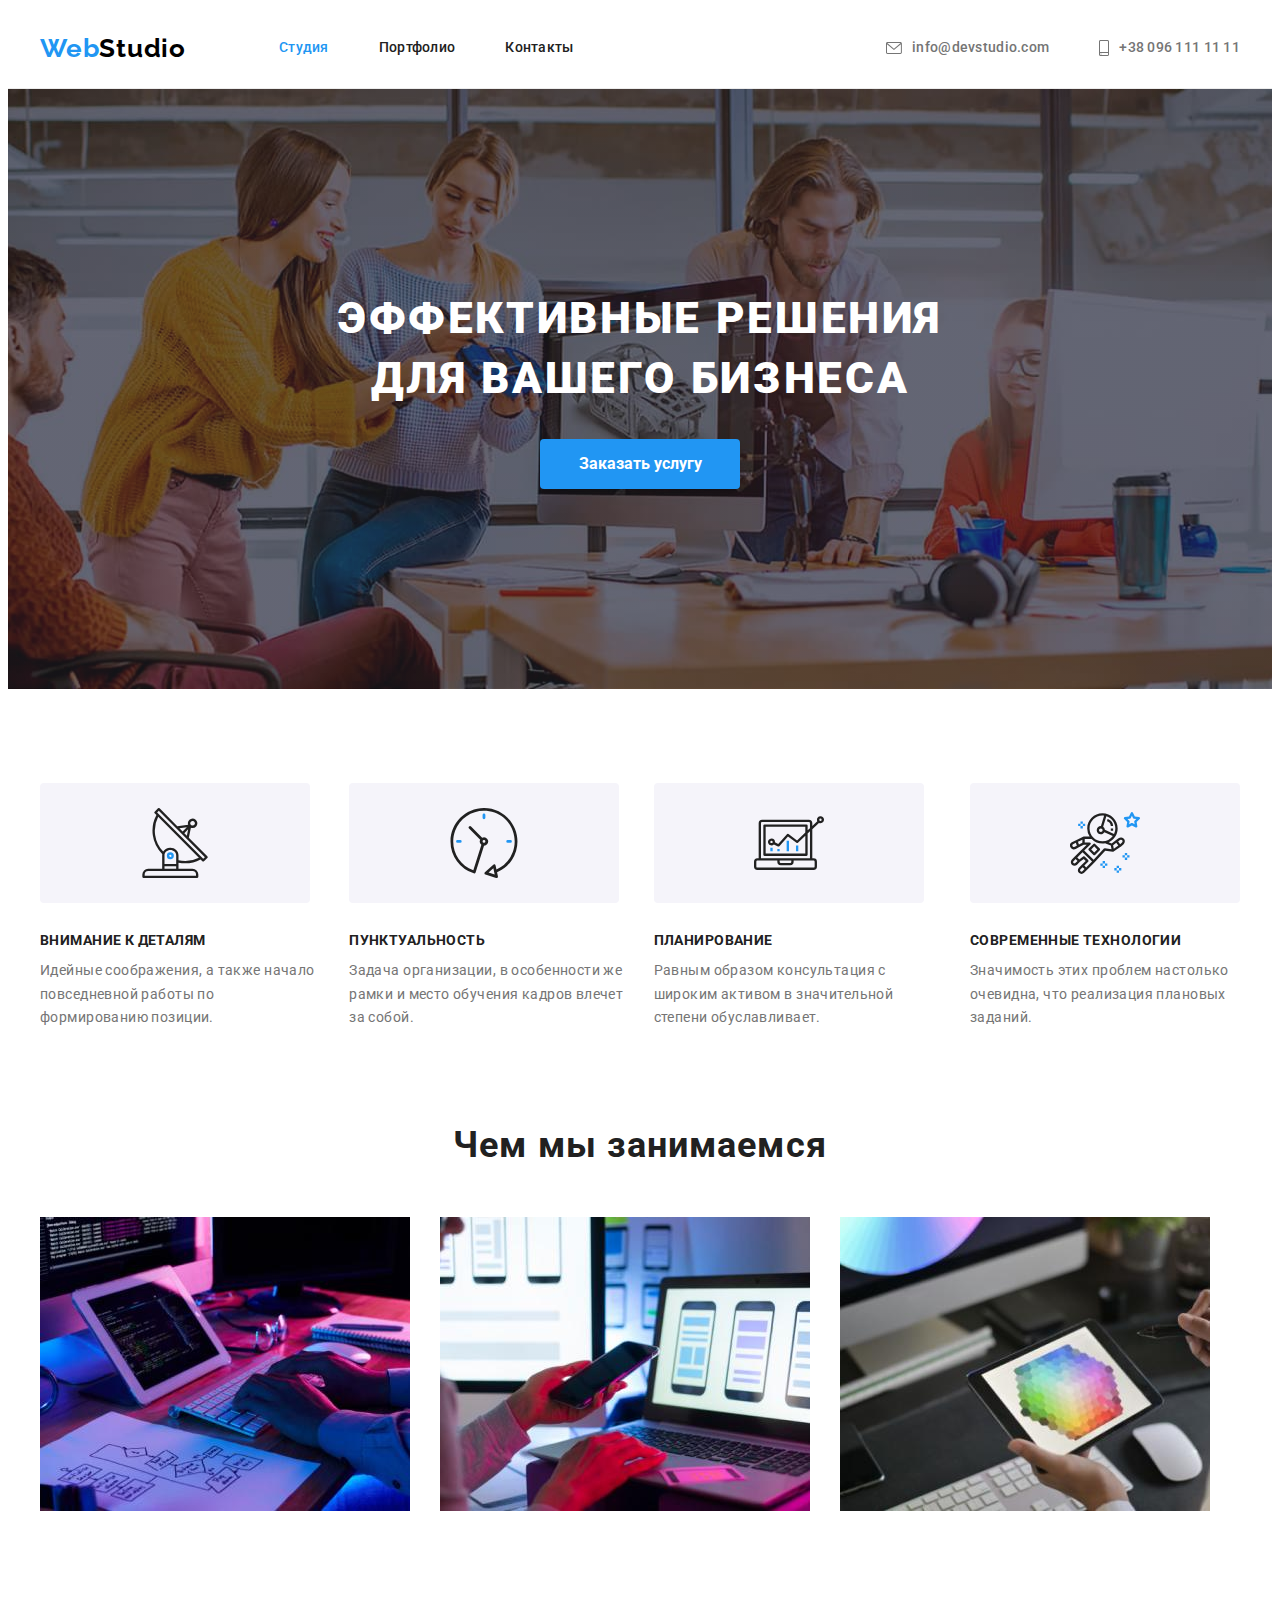
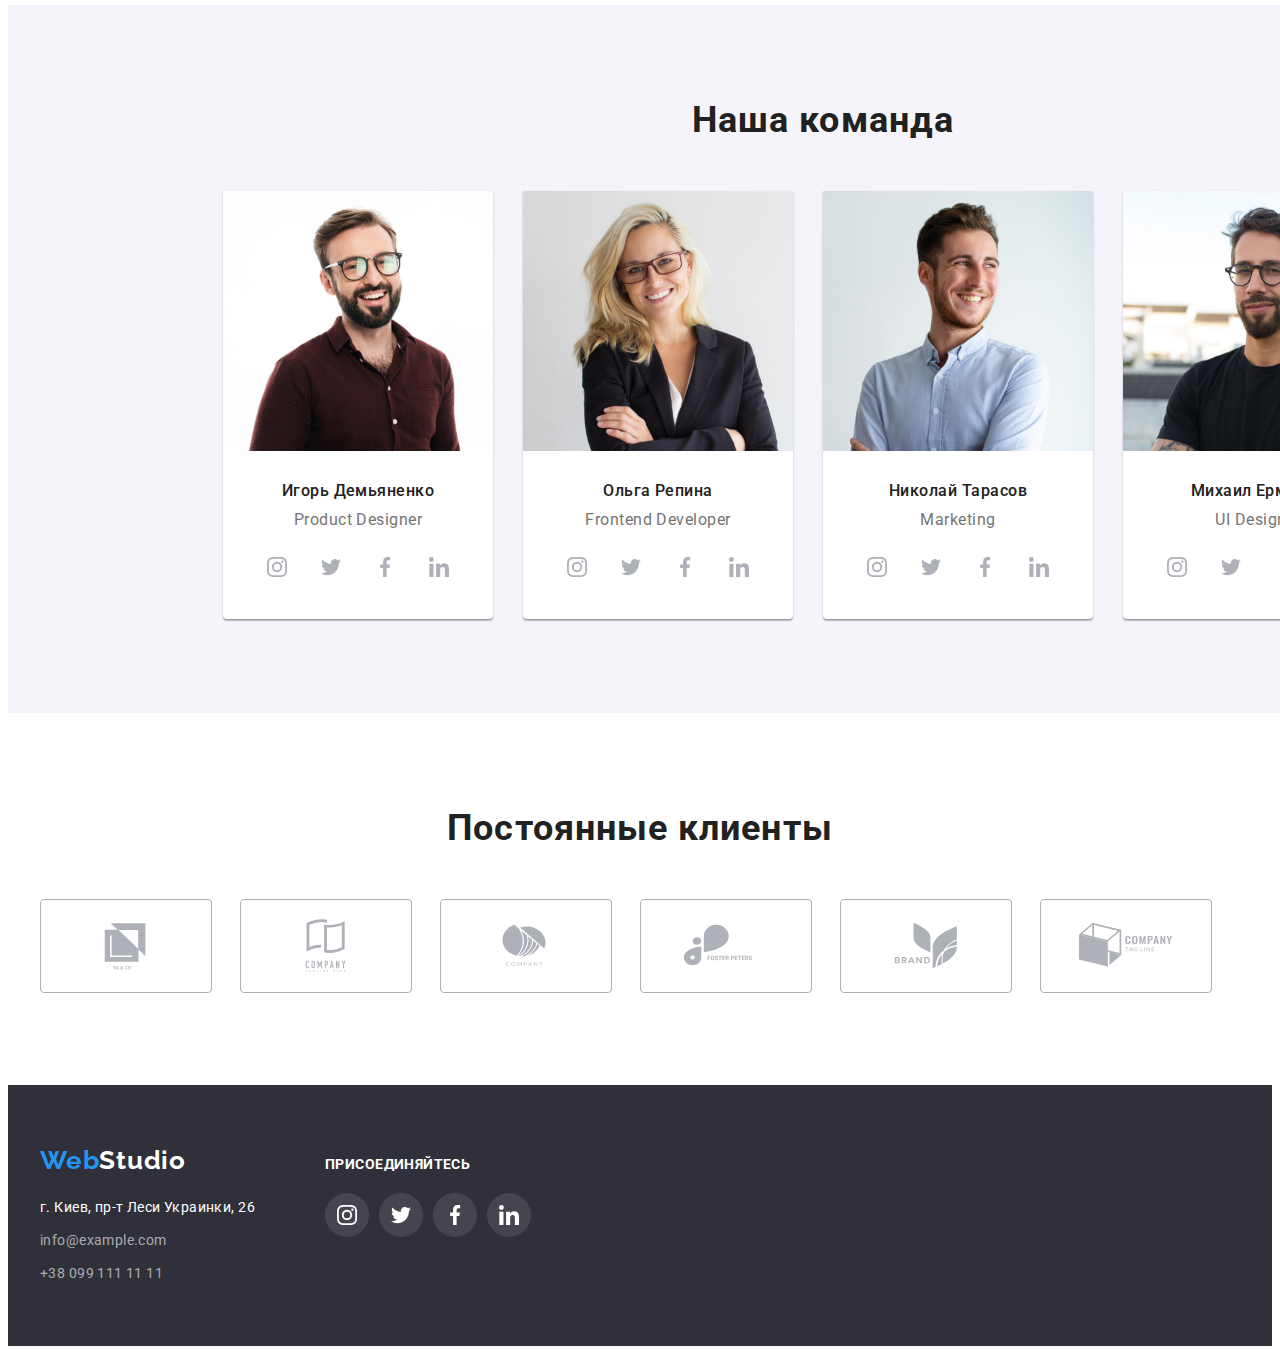
<file: index.html>
<!DOCTYPE html>
<html lang="ru">
<head>
    <meta charset="UTF-8">
    <meta http-equiv="X-UA-Compatible" content="IE=edge">
    <meta name="viewport" content="width=, initial-scale=1.0">
    <title>index</title>
    <link rel="preconnect" href="https://fonts.googleapis.com">
<link rel="preconnect" href="https://fonts.gstatic.com" crossorigin>
<link href="https://fonts.googleapis.com/css2?family=Raleway:wght@700&family=Roboto:wght@400;500;700;900&display=swap" rel="stylesheet">
<link rel="stylesheet" href="https://cdnjs.cloudflare.com/ajax/libs/modern-normalize/1.1.0/modern-normalize.min.css"        integrity="sha512-wpPYUAdjBVSE4KJnH1VR1HeZfpl1ub8YT/NKx4PuQ5NmX2tKuGu6U/JRp5y+Y8XG2tV+wKQpNHVUX03MfMFn9Q=="        crossorigin="anonymous" referrerpolicy="no-referrer" />  
<link rel="stylesheet" href="./css/style.css">
</head>
<body>
    <header class="header">
        <div class="container header-container"> 
        <nav class="header-nav">
             <a class="logo" lang="en" href="./index.html"><span class="logo-part">Web</span>Studio</a>
            <ul class="header-list">
                <li class="header-item"> <a href=""class="header-link current">Студия</a></li>
                <li class="header-item"> <a href="./portfolio.html"class="header-link">Портфолио</a></li>
                <li class="header-item"> <a href=""class="header-link">Контакты</a></li>
            </ul>
            </nav>
            <ul class="contact-list">
                <li class="contanct-item"> <a href="mailto:info@devstudio.com"class="header-tel-link">info@devstudio.com
                    <svg class="envelope">
                        <use href="./images/icons.svg#icon-envelope"></use>
                    </svg>
                </a></li>
                <li class="contanct-item"><a href="tel:+380961111111"class="header-tel-link">+38 096 111 11 11
                    <svg class="smartphone">
                        <use href="./images/icons.svg#icon-smartphone"></use>
                    </svg>
                </a></li>
            </ul>
            </div>
        
         </header>
    
    <main>
        <!-- Шапка -->
      
   
        <section class="hero">
            <div class="container">
        <h1 class="hero-title">Эффективные решения для вашего бизнеса</h1>
        <button type="button" class="button">Заказать услугу</button>
        </div>
    </section>

    <!-- Наши преимущества -->

    <section class="section">
        <div class="container">
        <h2 class="benefits-title visually-hidden">Наши преимущества</h2>
        <ul class="benefits-list">
            <li class="benefits-item"> 
                <a href="" class="benefits-link"><svg class="benefits-svg">
                <use href="./images/icons.svg#icon-antenna"></use>
            </svg></a>
                 
                <h3 class="benefits-title">Внимание к деталям</h3> 
                <p class="benefits-text">Идейные соображения, а также начало повседневной работы по формированию позиции.</p>
            </li>
            <li class="benefits-item"> 
                  <a href="" class="benefits-link"><svg class="benefits-svg">
                <use href="./images/icons.svg#icon-clock"></use>
            </svg></a>
                <h3 class="benefits-title">Пунктуальность</h3> 
                <p  class="benefits-text">Задача организации, в особенности же рамки и место обучения кадров влечет за собой.</p>
            </li>
            <li class="benefits-item"> 
                  <a href="" class="benefits-link"><svg class="benefits-svg">
                <use href="./images/icons.svg#icon-diagram"></use>
            </svg></a>
                <h3 class="benefits-title">Планирование</h3> 
                <p class="benefits-text">Равным образом консультация с широким активом в значительной степени обуславливает.</p>
            </li>
            <li class="benefits-item"> 
                 <a href="" class="benefits-link"><svg class="benefits-svg">
                <use href="./images/icons.svg#icon-astronaut"></use>
            </svg></a>
                <h3 class="benefits-title">Современные технологии</h3>
                 <p class="benefits-text">Значимость этих проблем настолько очевидна, что реализация плановых заданий.</p>
            </li>
        </ul>
        </div>
    </section>

    <!-- Чем мы занимаемся -->

    <section class="section about-section">
        <div class="container">
        <h2 class="about-title">Чем мы занимаемся</h2>
        <ul class="about-list">
            <li class="about-item"> <img src="./images/about-us.jpg" alt="О нас" width="370"></li>
            <li class="about-item"> <img src="./images/about-us-1.jpg" alt="О нас" width="370"></li>
            <li class="about-item"> <img src="./images/about-us-2.jpg" alt="О нас" width="370"></li>
        </ul>
        </div>

    </section>

    <!-- Наша команда -->
    
    <section class="section person-section">
        <div class="container">
        <h2 class="person-title">Наша команда</h2>
        <ul class="person-list">
            <li class="person-item"> <img src="./images/product-designer.jpg" alt="Product Designer" width="270">
               <div class="person"> <h3 class="person-short-title">Игорь Демьяненко</h3>
                <p class="person-text" lang="en">Product Designer</p> 
            <ul class="person-social-list">

                <li class="social-item">
                    <a href="" class="person-link soc-link">
                        <svg class="person-svg">
                            <use href="./images/icons.svg#icon-instagram">

                            </use>
                        </svg>
                    </a>
                    
                </li>
                <li class="social-item">
                    <a href="" class="person-link soc-link">
                        <svg class="person-svg">
                            <use href="./images/icons.svg#icon-twitter">

                            </use>
                        </svg>
                    </a>
                    
                </li>
                <li class="social-item">
                    <a href="" class="person-link soc-link">
                        <svg class="person-svg">
                            <use href="./images/icons.svg#icon-facebook">

                            </use>
                        </svg>
                    </a>
                    
                </li>
                <li class="social-item">
                    <a href="" class="person-link soc-link">
                        <svg class="person-svg">
                            <use href="./images/icons.svg#icon-linkedin">

                            </use>
                        </svg>
                    </a>
                    
                </li>
                
            </ul></div>
            </li>

            <li class="person-item"> <img src="./images/frontend-developer.jpg" alt="Frontend Developer" width="270"> 
            <div class="person"><h3 class="person-short-title">Ольга Репина</h3> 
            <p class="person-text" lang="en">Frontend Developer</p>
        <ul class="person-social-list">

                <li class="social-item">
                    <a href="" class="person-link soc-link">
                        <svg class="person-svg">
                            <use href="./images/icons.svg#icon-instagram">

                            </use>
                        </svg>
                    </a>
                    
                </li>
                <li class="social-item">
                    <a href="" class="person-link soc-link">
                        <svg class="person-svg">
                            <use href="./images/icons.svg#icon-twitter">

                            </use>
                        </svg>
                    </a>
                    
                </li>
                <li class="social-item">
                    <a href="" class="person-link soc-link">
                        <svg class="person-svg">
                            <use href="./images/icons.svg#icon-facebook">

                            </use>
                        </svg>
                    </a>
                    
                </li>
                <li class="social-item">
                    <a href="" class="person-link soc-link">
                        <svg class="person-svg">
                            <use href="./images/icons.svg#icon-linkedin">

                            </use>
                        </svg>
                    </a>
                    
                </li>
                
            </ul> </div>
        </li>

            <li class="person-item"> <img src="./images/marketing.jpg" alt="Marketing" width="270"> 
            <div class="person"><h3 class="person-short-title">Николай Тарасов</h3> 
            <p class="person-text" lang="en">Marketing</p>
        <ul class="person-social-list">

                <li class="social-item">
                    <a href="" class="person-link soc-link">
                        <svg class="person-svg">
                            <use href="./images/icons.svg#icon-instagram">

                            </use>
                        </svg>
                    </a>
                    
                </li>
                <li class="social-item">
                    <a href="" class="person-link soc-link">
                        <svg class="person-svg">
                            <use href="./images/icons.svg#icon-twitter">

                            </use>
                        </svg>
                    </a>
                    
                </li>
                <li class="social-item">
                    <a href="" class="person-link soc-link">
                        <svg class="person-svg">
                            <use href="./images/icons.svg#icon-facebook">

                            </use>
                        </svg>
                    </a>
                    
                </li>
                <li class="social-item">
                    <a href="" class="person-link soc-link">
                        <svg class="person-svg">
                            <use href="./images/icons.svg#icon-linkedin">

                            </use>
                        </svg>
                    </a>
                    
                </li>
                
            </ul> </div>
        </li>

            <li class="person-item"> <img src="./images/ui-designer.jpg" alt="UI Designer" width="270"> 
            <div class="person"><h3 class="person-short-title">Михаил Ермаков</h3> 
            <p class="person-text" lang="en">UI Designer</p>
        <ul class="person-social-list">

                <li class="social-item">
                    <a href="" class="person-link soc-link">
                        <svg class="person-svg">
                            <use href="./images/icons.svg#icon-instagram">

                            </use>
                        </svg>
                    </a>
                    
                </li>
                <li class="social-item">
                    <a href="" class="person-link soc-link">
                        <svg class="person-svg">
                            <use href="./images/icons.svg#icon-twitter">

                            </use>
                        </svg>
                    </a>
                    
                </li>
                <li class="social-item">
                    <a href="" class="person-link soc-link">
                        <svg class="person-svg">
                            <use href="./images/icons.svg#icon-facebook">

                            </use>
                        </svg>
                    </a>
                    
                </li>
                <li class="social-item">
                    <a href="" class="person-link soc-link">
                        <svg class="person-svg">
                            <use href="./images/icons.svg#icon-linkedin">

                            </use>
                        </svg>
                    </a>
                    
                </li>
                
            </ul> </div>
        </li>
        </ul>
        </div>
    </section>

    <section class="section">
        <div class="container">
            <h1 class="clients">Постоянные клиенты</h1>
            <ul class="clients-item">
                <li class="clients-list">
                    <a href="" class="clients-link">
                        <svg class="clients-svg">
                            <use href="./images/icons.svg#icon-yaco"></use>
                        </svg>
                    </a>
                </li>
                <li class="clients-list">
                    <a href="" class="clients-link">
                        <svg class="clients-svg">
                            <use href="./images/icons.svg#icon-tagline"></use>
                        </svg>
                    </a>
                </li>
                <li class="clients-list">
                    <a href="" class="clients-link">
                        <svg class="clients-svg">
                            <use href="./images/icons.svg#icon-company"></use>
                        </svg>
                    </a>
                </li>
                <li class="clients-list">
                    <a href="" class="clients-link">
                        <svg class="clients-svg">
                            <use href="./images/icons.svg#icon-foster"></use>
                        </svg>
                    </a>
                </li>
                <li class="clients-list">
                    <a href="" class="clients-link">
                        <svg class="clients-svg">
                            <use href="./images/icons.svg#icon-brand"></use>
                        </svg>
                    </a>
                </li>
                <li class="clients-list">
                    <a href="" class="clients-link">
                        <svg class="clients-svg">
                            <use href="./images/icons.svg#icon-tag"></use>
                        </svg>
                    </a>
                </li>
            </ul>
        </div>

    </section>
    
    </main>

    <!-- Подвал -->
    <footer class="futer-container">
        <div class="container footer">
            <div>
        <a  class="footer-logo"lang="en" href="./index.html"><span class="logo-part">Web</span>Studio</a>
        <address>
        <ul class="footer-list">
            <li class="footer-item"><a class="footer-link"  href="https://goo.gl/maps/SvThSGCtMQvm39Th7" target="_blank" rel="noopener noreferrer"class="link"><span class="address-link"> г. Киев, пр-т Леси Украинки, 26 </span></a> </li>
            <li class="footer-item"><a class="footer-link" href="mailto:info@example.com"class="link"> info@example.com</a></li>
            <li class="footer-item"><a class="footer-link" href="tel:+380991111111"class="link">+38 099 111 11 11</a></li>
        </ul>
        </address>
        </div>
        <div class="footer-block">
        <h1 class="footer-title">присоединяйтесь</h1>
        <ul class="footer-soc">
            <li class="social-item">
                    <a href="" class="footer-soc-link soc-link">
                        <svg class="footer-svg">
                            <use href="./images/icons.svg#icon-instagram">

                            </use>
                        </svg>
                    </a>
                    
                </li>
                <li class="social-item">
                    <a href="" class="footer-soc-link soc-link">
                        <svg class="footer-svg">
                            <use href="./images/icons.svg#icon-twitter">

                            </use>
                        </svg>
                    </a>
                    
                </li>
                <li class="social-item">
                    <a href="" class="footer-soc-link soc-link">
                        <svg class="footer-svg">
                            <use href="./images/icons.svg#icon-facebook">

                            </use>
                        </svg>
                    </a>
                    
                </li>
                <li class="social-item">
                    <a href="" class="footer-soc-link soc-link">
                        <svg class="footer-svg">
                            <use href="./images/icons.svg#icon-linkedin">

                            </use>
                        </svg>
                    </a>
                    
                </li>
                
            </ul>
        </div>
    </div>
          
    </footer>
</body>
</html>
</file>
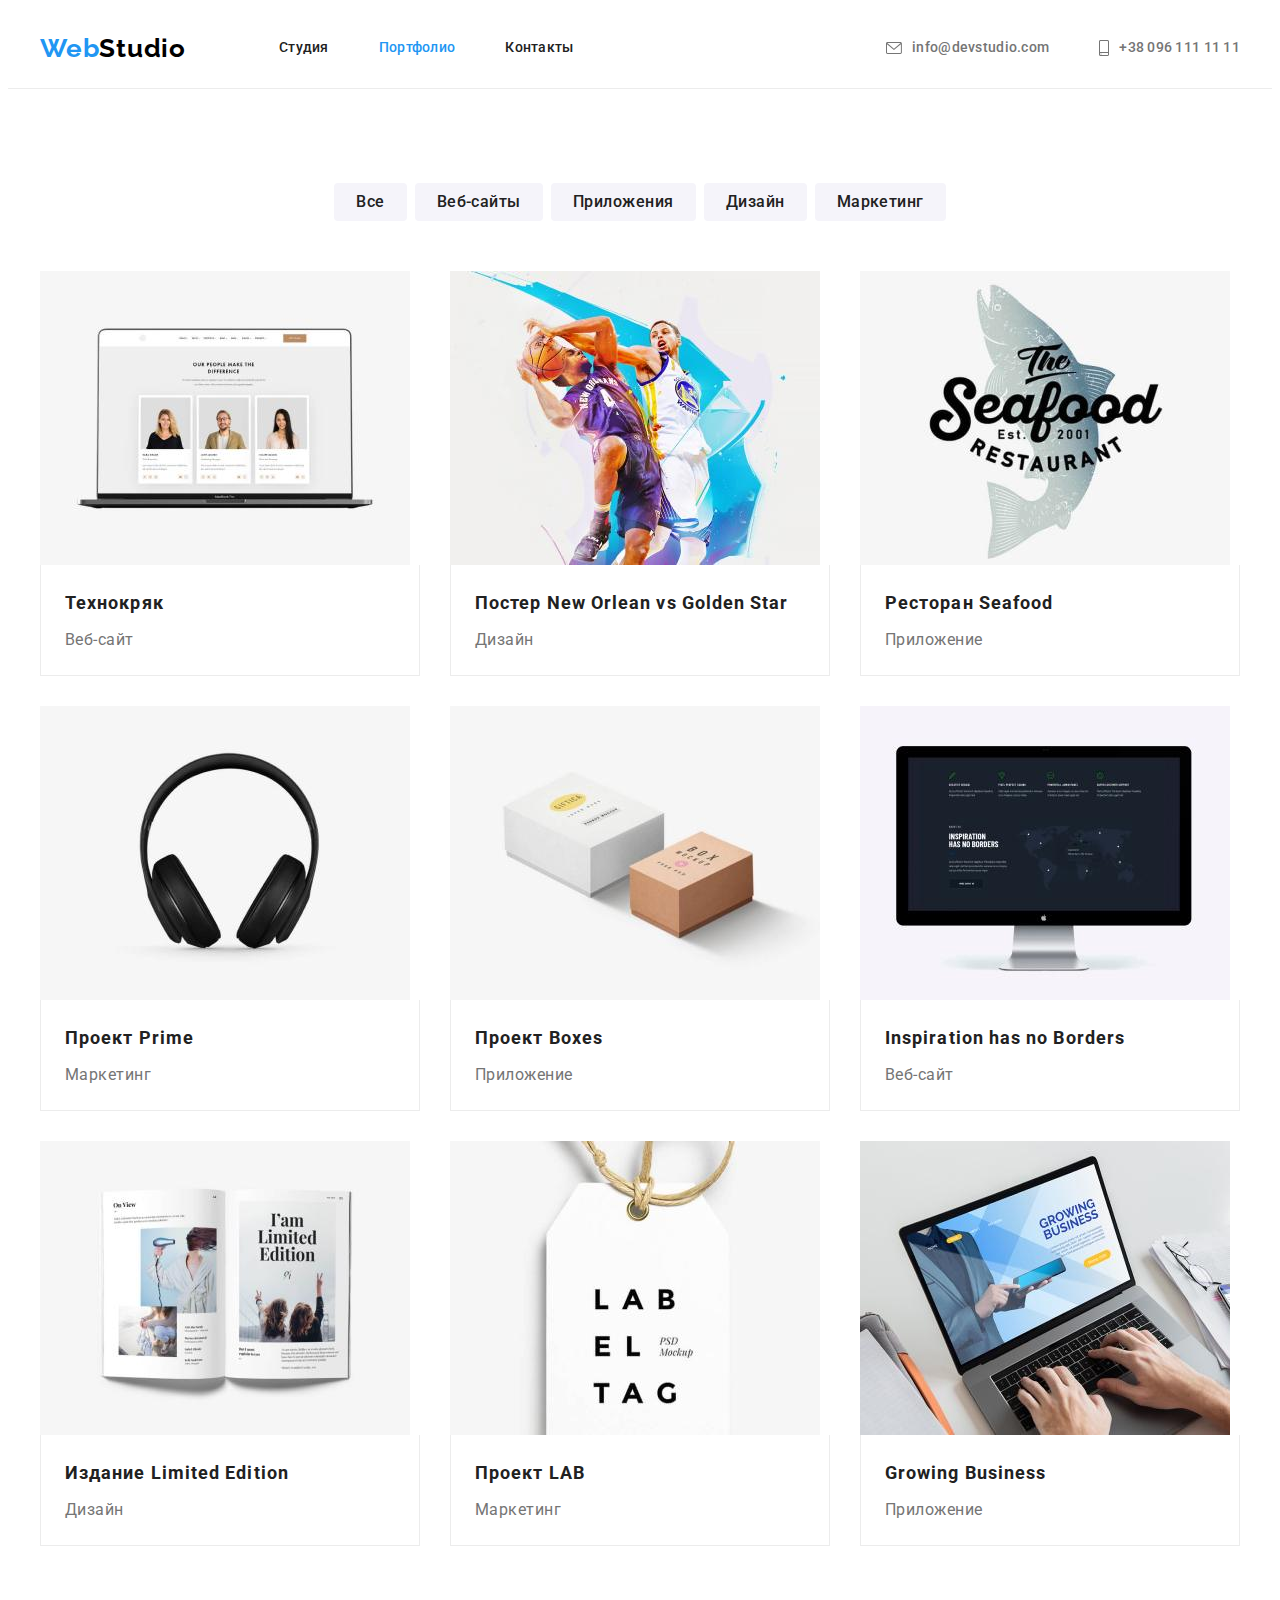
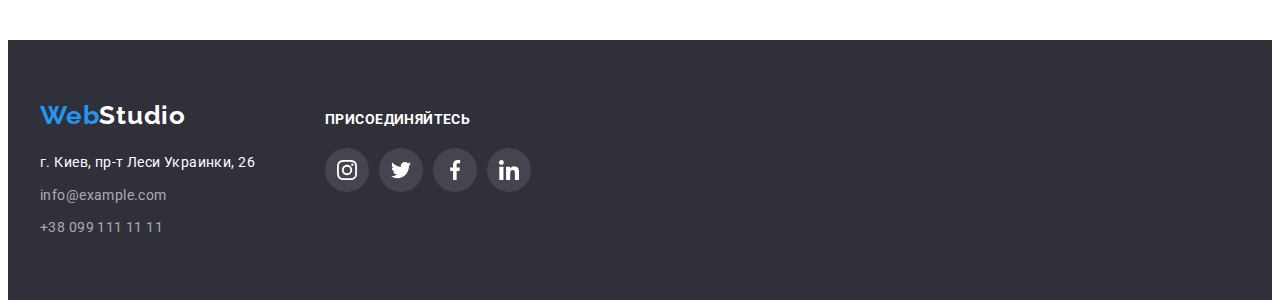
<file: portfolio.html>
<!DOCTYPE html>
        <html lang="en">
        <head>
            <meta charset="UTF-8">
            <meta http-equiv="X-UA-Compatible" content="IE=edge">
            <meta name="viewport" content="width=device-width, initial-scale=1.0">
            <title>Document</title>
            <link rel="preconnect" href="https://fonts.googleapis.com">
<link rel="preconnect" href="https://fonts.gstatic.com" crossorigin>
<link href="https://fonts.googleapis.com/css2?family=Raleway:wght@700&family=Roboto:wght@400;500;700;900&display=swap" rel="stylesheet">
<link rel="stylesheet" href="https://cdnjs.cloudflare.com/ajax/libs/modern-normalize/1.1.0/modern-normalize.min.css"        integrity="sha512-wpPYUAdjBVSE4KJnH1VR1HeZfpl1ub8YT/NKx4PuQ5NmX2tKuGu6U/JRp5y+Y8XG2tV+wKQpNHVUX03MfMFn9Q=="        crossorigin="anonymous" referrerpolicy="no-referrer" />
            <link rel="stylesheet" href="./css/style.css">
        </head>
        <body>
            <header class="header">
         <div class="container header-container"> 
        <nav class="header-nav">
             <a class="logo" lang="en" href="./index.html"><span class="logo-part">Web</span>Studio</a>
            <ul class="header-list">
                <li class="header-item"> <a href=""class="header-link ">Студия</a></li>
                <li class="header-item"> <a href="./portfolio.html"class="header-link current">Портфолио</a></li>
                <li class="header-item"> <a href=""class="header-link">Контакты</a></li>
            </ul>
            </nav>
            <ul class="contact-list">
                <li class="contanct-item"> <a href="mailto:info@devstudio.com"class="header-tel-link">info@devstudio.com
                    <svg class="envelope">
                        <use href="./images/icons.svg#icon-envelope"></use>
                    </svg>
                </a></li>
                <li class="contanct-item"><a href="tel:+380961111111"class="header-tel-link">+38 096 111 11 11
                    <svg class="smartphone">
                        <use href="./images/icons.svg#icon-smartphone"></use>
                    </svg>
                </a></li>
            </ul>
            </div>
        
         </header>

        <main>
            <section class="section">
                <div class="container">
                <h1 class="projeсts  visually-hidden"> Наши проекты</h1>
                <ul class="projeсts-list">
                    <li class="projects-item"> <button class="projeсts-button" type="button">Все</button></li>
                    <li class="projects-item"> <button class="projeсts-button" type="button">Веб-сайты</button></li>
                    <li class="projects-item"> <button class="projeсts-button" type="button">Приложения</button></li>
                    <li class="projects-item"> <button class="projeсts-button" type="button">Дизайн</button></li>
                    <li class="projects-item"> <button class="projeсts-button" type="button">Маркетинг</button></li>
                    
                </ul>

                <!-- Примеры работ-->
                
        
                <ul class="examples-list">
                    
                    <li class="examples-item">
                        <a href="" class="examples-link"><img src="./images/tehno.jpg" alt="Веб-сайт" width="370"> 
                        <div class="examples-card">
                        <h2 class="examples-title">Технокряк</h2> 
                        <p class="examples-text">Веб-сайт</p> </div> 
                    </a>
                </li>
                
                    <li class="examples-item"> 
                        <a href=""class="examples-link"><img src="./images/golden-star.jpg" alt="Дизайн" width="370"> 
                           <div class="examples-card">
                           <h2 class="examples-title">Постер New Orlean vs Golden Star</h2>
                        <p class="examples-text">Дизайн</p> </div> 
                    </a>
                </li>
               
                <li class="examples-item">
                    <a href=""class="examples-link"><img src="./images/seafood.jpg" alt="Приложение" width="370">
                    <div class="examples-card">
                        <h2 class="examples-title">Ресторан Seafood</h2>
                <p class="examples-text">Приложение</p> </div> 
            </a>
                </li>
                
                <li class="examples-item">
                    <a href=""class="examples-link"><img src="./images/prime.jpg" alt="Маркетинг" width="370">
                    <div class="examples-card">
                    <h2 class="examples-title">Проект Prime</h2>
                <p class="examples-text">Маркетинг</p> </div> 
            </a>
                </li>
                
                <li class="examples-item">
                    <a href=""class="examples-link"><img src="./images/boxes.jpg" alt="Приложение" width="370">
                    <div class="examples-card">
                        <h2 class="examples-title">Проект Boxes</h2>
                    <p class="examples-text">Приложение</p> </div> 
                </a>
               
                <li class="examples-item">
                    <a href=""class="examples-link"><img src="./images/inspiration.jpg" alt="Веб-сайт" width="370">
                    <div class="examples-card">
                    <h2 class="examples-title">Inspiration has no Borders</h2>
                <p class="examples-text">Веб-сайт</p> </div> 
            </a>
                </li>
               
                <li class="examples-item">
                    <a href=""class="examples-link"><img src="./images/limited-edition.jpg" alt="Дизайн" width="370">
                    <div class="examples-card">
                        <h2 class="examples-title">Издание Limited Edition</h2>
                <p class="examples-text">Дизайн</p></div> 
            </a>
                </li>
                
                <li class="examples-item">
                    <a href=""class="examples-link"><img src="./images/lab.jpg" alt="Маркетинг" width="370">
                   <div class="examples-card">
                   <h2 class="examples-title">Проект LAB</h2>
                <p class="examples-text">Маркетинг</p></div> 
            </a>
                </li>
                
                <li class="examples-item">
                    <a href=""class="examples-link"><img src="./images/growing-business.jpg" alt="Приложение" width="370">
                    <div class="examples-card">
                        <h2 class="examples-title">Growing Business</h2>
            <p class="examples-text">Приложение</p> </div> 
        </a>
        </li>
        
                </ul>
    
                </div>
               </section>

    </main>

    <!-- Подвал -->
     <footer class="futer-container">
        <div class="container footer">
            <div>
        <a  class="footer-logo"lang="en" href="./index.html"><span class="logo-part">Web</span>Studio</a>
        <address>
        <ul class="footer-list">
            <li class="footer-item"><a class="footer-link"  href="https://goo.gl/maps/SvThSGCtMQvm39Th7" target="_blank" rel="noopener noreferrer"class="link"><span class="address-link"> г. Киев, пр-т Леси Украинки, 26 </span></a> </li>
            <li class="footer-item"><a class="footer-link" href="mailto:info@example.com"class="link"> info@example.com</a></li>
            <li class="footer-item"><a class="footer-link" href="tel:+380991111111"class="link">+38 099 111 11 11</a></li>
        </ul>
        </address>
        </div>
        <div class="footer-block">
        <h1 class="footer-title">присоединяйтесь</h1>
        <ul class="footer-soc">
            <li class="social-item">
                    <a href="" class="footer-soc-link soc-link">
                        <svg class="footer-svg">
                            <use href="./images/icons.svg#icon-instagram">

                            </use>
                        </svg>
                    </a>
                    
                </li>
                <li class="social-item">
                    <a href="" class="footer-soc-link soc-link">
                        <svg class="footer-svg">
                            <use href="./images/icons.svg#icon-twitter">

                            </use>
                        </svg>
                    </a>
                    
                </li>
                <li class="social-item">
                    <a href="" class="footer-soc-link soc-link">
                        <svg class="footer-svg">
                            <use href="./images/icons.svg#icon-facebook">

                            </use>
                        </svg>
                    </a>
                    
                </li>
                <li class="social-item">
                    <a href="" class="footer-soc-link soc-link">
                        <svg class="footer-svg">
                            <use href="./images/icons.svg#icon-linkedin">

                            </use>
                        </svg>
                    </a>
                    
                </li>
                
            </ul>
        </div>
    </div>
          
    </footer>
        </body>
        </html>
</file>
<file: css/style.css>
:root {
    --primary-text-color: #757575;
    --title-color: #212121;
    --nav-color: #212121;
    --accent-color:#2196F3;
    --button-alt-color:#F5F4FA;
    --border-color:#ECECEC;
    --social-color:#afb1b8;
    
}
body {
    color: var(--primary-text-color);
    font-family: Roboto,sans-serif;
}
ul {
    list-style: none;
    margin: 0;
    padding: 0;
}

h1,
h2,
h3,
p {
    margin: 0;
}

a {
    text-decoration: none;
}

img {
    display: block;
    max-width: 100%;
    height: auto;
}

.container {
    width: 1200px;
    padding-left: 15px;
    padding-right: 15px;
    margin: 0 auto;
}

.visually-hidden {
    position: absolute;
    white-space: nowrap;
    width: 1px;
    height: 1px;
    overflow: hidden;
    border: 0;
    padding: 0;
    clip: rect(0 0 0 0);
    clip-path: inset(50%);
    margin: -1px;
}



/* header */

header {
    border-bottom: 1px solid var(--border-color);
}

.logo {
    font-family: Raleway;
     font-weight: 700;
     font-size: 26px;
     line-height: 1.19;
     letter-spacing: 0.03em;
     color: #000000;
}

.logo-part {
    color: #2196F3;
}

.logo {
    margin-right: 93px;
}

.header-item {
    margin-right: 50px;
}

.header-item:last-child {
    margin-right: 0;
}

.contanct-item {
    margin-right: 50px;
}

.contanct-item:last-child {
    margin-right: 0;
}

.header-link {
    display: block;
    padding-top: 32px;
    padding-bottom: 32px;

    font-weight: 500;
    font-size: 14px;
    line-height: 1.14;
    letter-spacing: 0.02em;
    color: var(--nav-color);
     
}

.header-link:focus,
.header-link:hover {
    color: var(--accent-color);
}


.header-tel-link{
    padding-top: 32px;
    padding-bottom: 32px;
  
    font-weight: 500;
    font-size: 14px;
    line-height: 1.14;
    letter-spacing: 0.02em;
    color: var(--primary-text-color);
    flex-direction: row-reverse;
    display: flex;
    align-items: center;
    color: #757575;
}

.envelope {
    width: 16px;
    height: 12px;
    margin-right: 10px;
    fill: currentColor;
}

.smartphone {
    width: 10px;
    height: 16px;
    margin-right: 10px;
    fill: currentColor;
}

.header-tel-link:focus,
.header-tel-link:hover {
    color: var(--accent-color);
}

.current {
    color: var(--accent-color);
}

.header-nav {
    display: flex;
    align-items: center;
}

.header-list {
    display: flex;
}

.contact-list {
    display: flex;
    margin-left: auto;
}

.header-contact {
    margin-left: auto;
}

.header-container {
    align-items: center;
    display: flex;

}

.envelope {
    width: 16px;
    height: 12px;
    margin-right: 10px;
}

.smartphone {
    width: 10px;
    height: 16px;
    margin-right: 10px;
}

/* шапка */

.hero {

    padding: 200px 0;
    text-align: center;
    max-width: 1600px;
    margin-left: auto;
    margin-right: auto;
    background-color: #C4C4C4;
    background-image: linear-gradient(rgba(47, 48, 58, 0.4), 
    rgba(47, 48, 58, 0.4)), 
    url(../images/hero.jpg);
    background-repeat: no-repeat;
    background-position: center;
    background-size: cover;


}


.hero-title {
    margin-bottom: 30px;
    text-align: center;
    width: 696px;
    margin-right: auto;
    margin-left: auto;
    

    font-weight: 900;
    font-size: 44px;
    line-height: 1.36;
    letter-spacing: 0.06em;
    color: #FFFFFF;
    text-transform: uppercase;
    
}

.button {
    min-width: 200px;
    height: 50px;
    padding: 10px 32px;
    border: #2196F3;
    border-radius: 4px;
    cursor: pointer;

    font-family: inherit;
    font-weight: 700;
    font-size: 16px;
    line-height: 1.88;
    color: #FFFFFF;
    background-color: var(--accent-color);
    box-shadow: 0px 4px 4px rgba(0, 0, 0, 0.15);
}


/* Наши преимущества */

.benefits-title {
    margin-bottom: 10px;
    
    font-weight: 700;
    font-size: 14px;
    line-height: 1.14;
    letter-spacing: 0.03em;
    text-transform: uppercase;
    color: var(--title-color);
}

.benefits-text {
    
    font-size: 14px;
    line-height: 1.71;
    letter-spacing: 0.03em;
    color: var(--primary-text-color);
}

.section {
    padding-top: 94px;
    padding-bottom: 94px;
   
}

.benefits-list{
    display: flex;
}

.benefits-item {
    
    margin-right: 30px;
}

.benefits-item:last-child {
    margin-right: 0;
}

 /* Чем мы занимаемся  */

 .about-list {
     display: flex;
 }

 .about-item {
   
     margin-right: 30px;
 }

 .about-item:last-child {
     margin-right: 0;
 }

 .about-title {
     text-align: center;
     margin-bottom: 50px;
     margin-top: 0;
     
     font-weight: 700;
     font-size: 36px;
     line-height: 1.17;
     letter-spacing: 0.03em;
     color: var(--title-color);
 }


 .about-section {
     padding-top: 0;
 }
 .benefits-link {
     width: 270px;
     height: 120px;
     background: #F5F4FA;
     border-radius: 4px;
     display: flex;
     align-items: center;
     justify-content: center;
     margin-bottom: 30px;
 }
 .benefits-svg {
     width: 70px;
     height: 70px;
 }

 .benefits-bk {
     width: 270px;
     height: 120px;
     background: #F5F4FA;
     border-radius: 4px;
 }

 /* Наша команда */

 .person {
     padding-bottom: 30px;
     padding-top: 30px;
    
 }

 .person-section {
     background: #F5F4FA;
     width: 1630px;
     margin-left: auto;
     margin-right: auto;
 }
 
 .person-list {
     display: flex;
    

 }

 .person-item {
     margin-right: 30px;
      box-shadow: 0px 1px 3px rgba(0, 0, 0, 0.12),
      0px 1px 1px rgba(0, 0, 0, 0.14),
      0px 2px 1px rgba(0, 0, 0, 0.2);
      border-radius: 0px 0px 4px 4px;
      background-color: #FFFFFF;
 }

 .person-item:last-child {
     margin-right: 0;
 }

 .person-title{
     text-align: center;
     margin-bottom: 50px;
     margin-top: 0;
     

     font-weight: 700;
     font-size: 36px;
     line-height: 1.17;
     letter-spacing: 0.03em;
     color: var(--title-color);
 }

 .person-short-title {
      text-align: center;
      margin-bottom: 10px;

     font-weight: 500;
     font-size: 16px;
     line-height: 1.19;
     letter-spacing: 0.03em;
     color: var(--title-color);
 }

 .person-text {
     text-align: center;

     font-size: 16px;
     line-height: 1.19; 
     letter-spacing: 0.03em;
     margin-bottom: 16px;

 }

 .social-item {
     width: 44px;
     height: 44px;
     
 }

 .social-item + .social-item {
     margin-left: 10px;
 }

 .soc-link {
      width: 100%;
      height: 100%;
      border-radius: 50%;
      display: flex;
      align-items: center;
      justify-content: center;
      

 }
 .person-link {
    
     background-color: #FFFFFF;
     fill: var(--social-color);
 }

 .person-link:hover,
 .person-link:focus {
     background-color: var(--accent-color);
 }
  .person-link:hover .person-svg,
  .person-link:focus .person-svg {
     fill: #FFFFFF;
 }

 .person-social-list {
     display: flex;
     justify-content: center;
 }
 .person-svg {
     width: 20px;
     height: 20px;
 }

 /* Кнопки 2 страницы */

 .projeсts-button {
     border: transparent;
     padding: 6px 22px;
     border-radius: 4px;
     cursor: pointer;

     font-family: inherit;
     font-weight: 500;
     font-size: 16px;
     line-height: 1.62;
     letter-spacing: 0.03em;
     color: var(--nav-color);
     background: #F5F4FA;
 }

 .projeсts-button:focus,
 .projeсts-button:hover {
     color: #FFFFFF;
     background-color: var(--accent-color);

 }

 .examples {
     display: flex;
     padding-top: 94px;
     padding-bottom: 94px;
     
 }

 .projeсts-list {
     display: flex;
     justify-content: center;
     margin-bottom: 50px;
 }

 .projects-item {
     display: block;
     margin-right: 8px;
     
 }

 .projects-item:last-child {
     margin-right: 0;
 }

 .projects-item:hover,
 .projects-item:focus {
     box-shadow: 0px 3px 1px rgba(0, 0, 0, 0.1),
     0px 1px 2px rgba(0, 0, 0, 0.08),
     0px 2px 2px rgba(0, 0, 0, 0.12);
 }


 /* Примеры работ*/


 .examples-title {
     margin-bottom: 4px;
     margin-top: 0;

     font-weight: 700;
     font-size: 18px;
     line-height: 2;
     letter-spacing: 0.06em;
     color: var(--title-color);

 }

 .examples-text {
     margin-top: 0;
     margin-bottom: 0;
     font-size: 16px;
     line-height: 1.87;
     letter-spacing: 0.03em;
     color: var(--primary-text-color);

 }

 .examples-list {
     display: flex;
     flex-wrap: wrap;
     margin-right: -30px;
     margin-bottom: -30px;
     
 }

 .examples-item {
     flex-basis: calc(100% / 3 - 30px);
    margin-right: 30px;
    margin-bottom: 30px;
    
 }

 .examples-item:hover,
 .examples-item:focus {
     box-shadow: 0px 1px 1px rgba(0, 0, 0, 0.12),
     0px 4px 4px rgba(0, 0, 0, 0.06),
     1px 4px 6px rgba(0, 0, 0, 0.16);
 }
 .examples-card {
     padding-left: 24px;
     padding-right: 24px;
     padding-top: 20px;
     padding-bottom: 20px;
     border-left: 1px solid var(--border-color);
     border-bottom: 1px solid var(--border-color);
     border-right: 1px solid var(--border-color);
 }

 /* постоянные клиенты */

.clients {
    font-weight: 700;
    font-size: 36px;
    line-height: 1.17;
    text-align: center;
    letter-spacing: 0.03em;
    color: #212121;
    margin-bottom: 50px;

}

.clients-item {
    display: flex;
}

.clients-svg{
    width: 106px;
    height: 60px;
    fill: var(--social-color);
}

.clients-list {
    width: 170px;
    height: 92px;
    margin-right: 30px;
}

.clients-list:last-child {
    margin-right: 0;
}

.clients-link {
width: 100%;
height: 100%;
border: 1px solid #AFB1B8;
border-radius: 4px;
display: flex;
align-items: center;
justify-content: center;
}

.clients-link:hover,
.clients-link:focus {
    border: 1px solid var(--accent-color);
}

.clients-link:hover .clients-svg,
.clients-link:focus .clients-svg {
    fill: var(--accent-color);
}

 /* footer */

 .futer-container {
     padding-top: 60px;
     padding-bottom: 60px;
    background-color: #2F303A;
    max-width: 1630px;
    margin-left: auto;
    margin-right: auto;
    
 }


 .footer-link {
    font-style: normal;
    font-size: 14px;
    line-height: 1.71;
    letter-spacing: 0.03em;
    color: rgba(255, 255, 255, 0.6);
   
 }

 .footer-soc-link {
     background: rgba(255, 255, 255, 0.1);
     fill: #FFFFFF;
 }

  .footer-soc-link:hover,
   .footer-soc-link:focus {
       background: var(--accent-color);
   }

 .footer-svg {
     width: 20px;
     height: 20px;
 }

 .footer{
     display: flex;
     align-items: baseline;
 }

 .footer-block {
     margin-left: 70px;
 }
 
 .footer-item {
     margin-bottom: 9px;
 }

 .footer-item:last-child {
     margin-bottom: 0;
 }

 .footer-logo {
     display: block;
     margin-bottom: 20px;
     
 }

 .footer-logo {
     font-family: Raleway;
     font-weight: 700;
     font-size: 26px;
     line-height: 1.19;
     letter-spacing: 0.03em;
     color: #FFFFFF;
 }

 .address-link {
     color: #FFFFFF;
 }

 .footer-soc {
     display: flex;
 }

 .footer-title {
     font-weight: bold;
     font-size: 14px;
     line-height: 1.14;
     letter-spacing: 0.03em;
     text-transform: uppercase;
     color: #FFFFFF;
     margin-bottom: 20px;
 }
</file>
